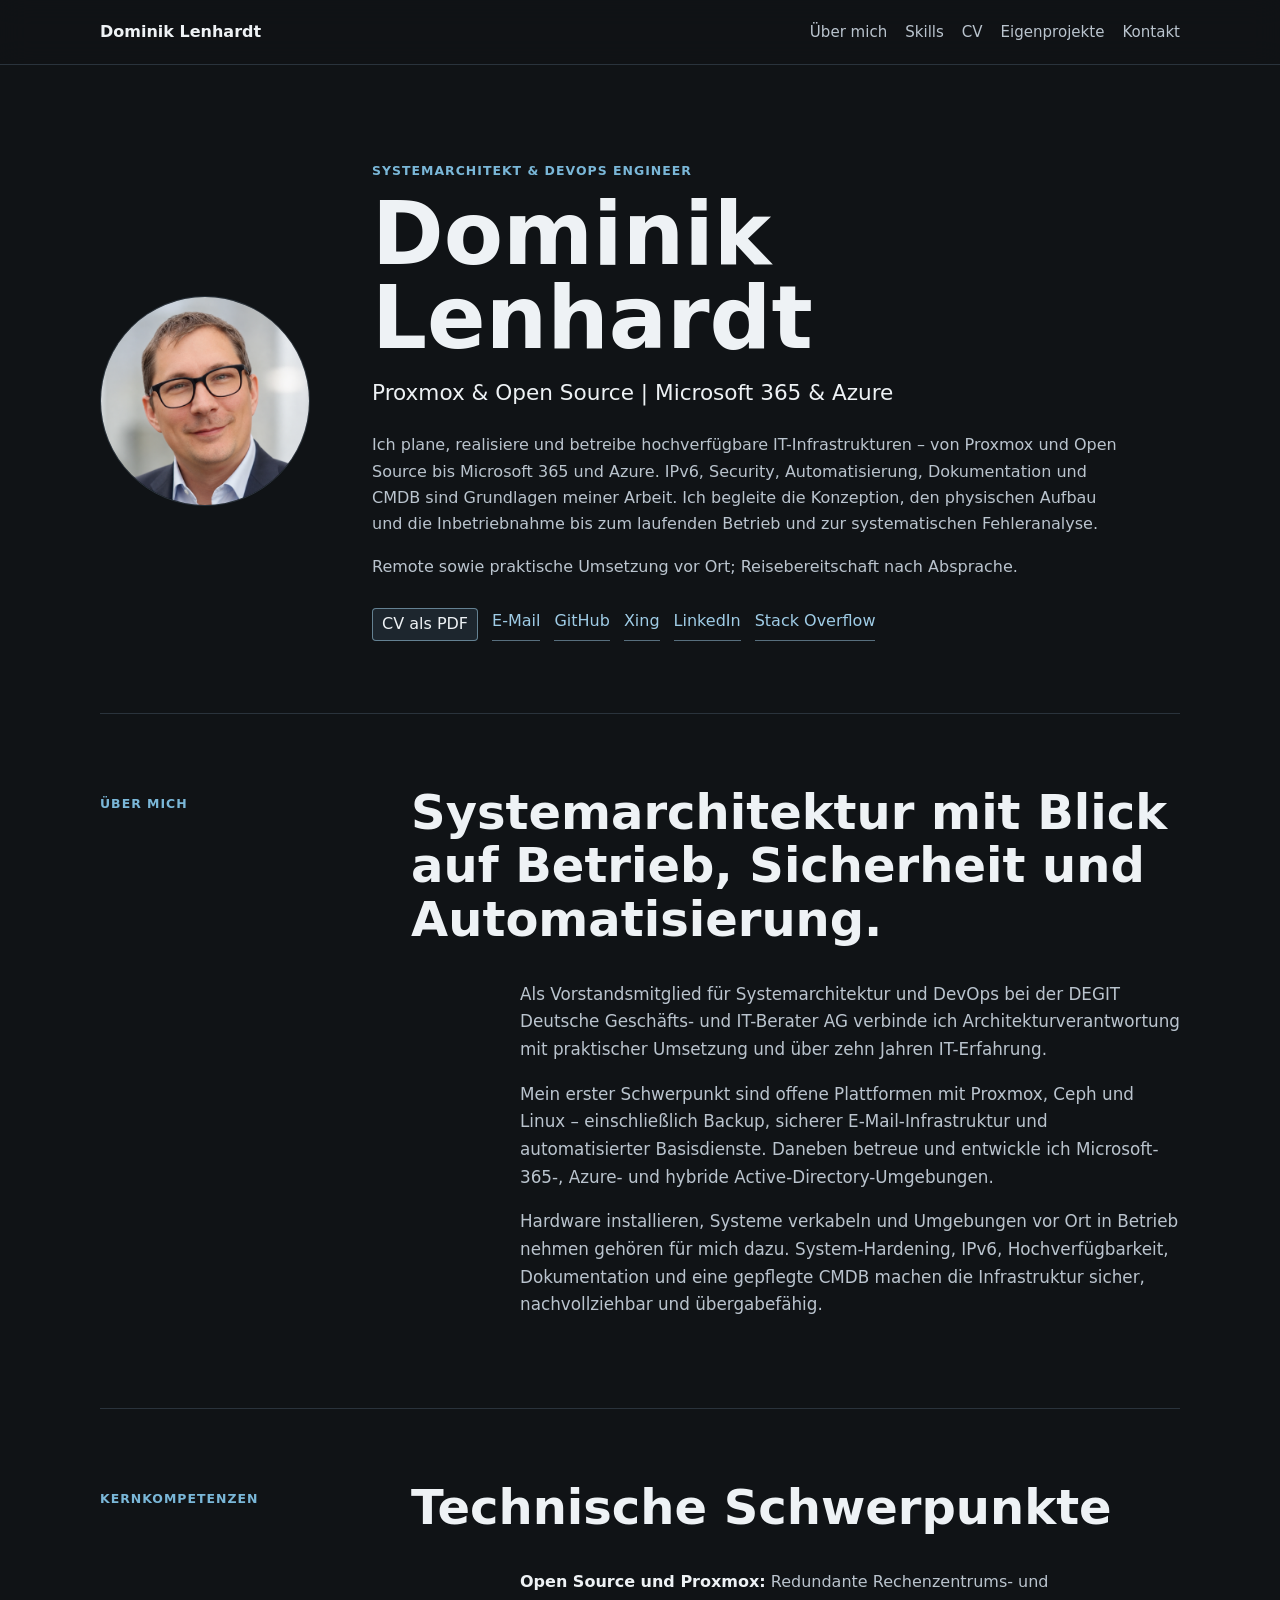
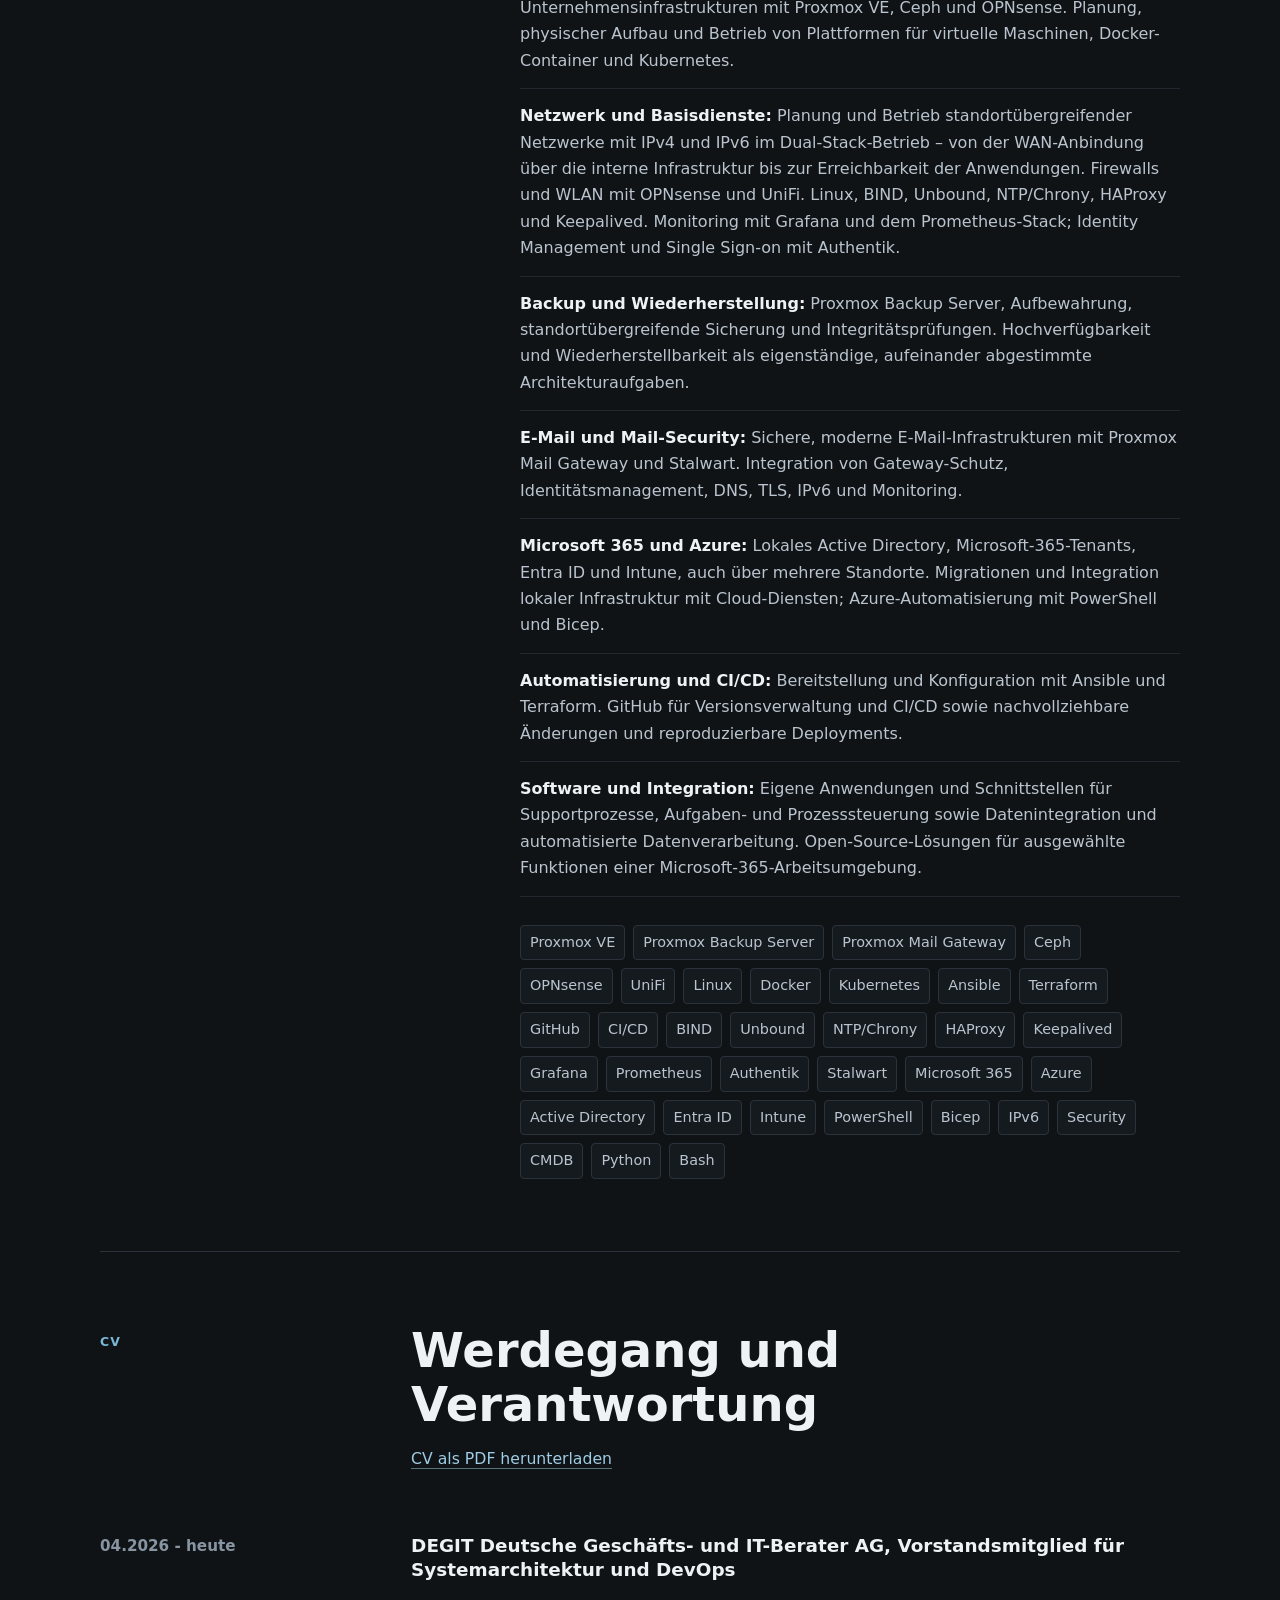
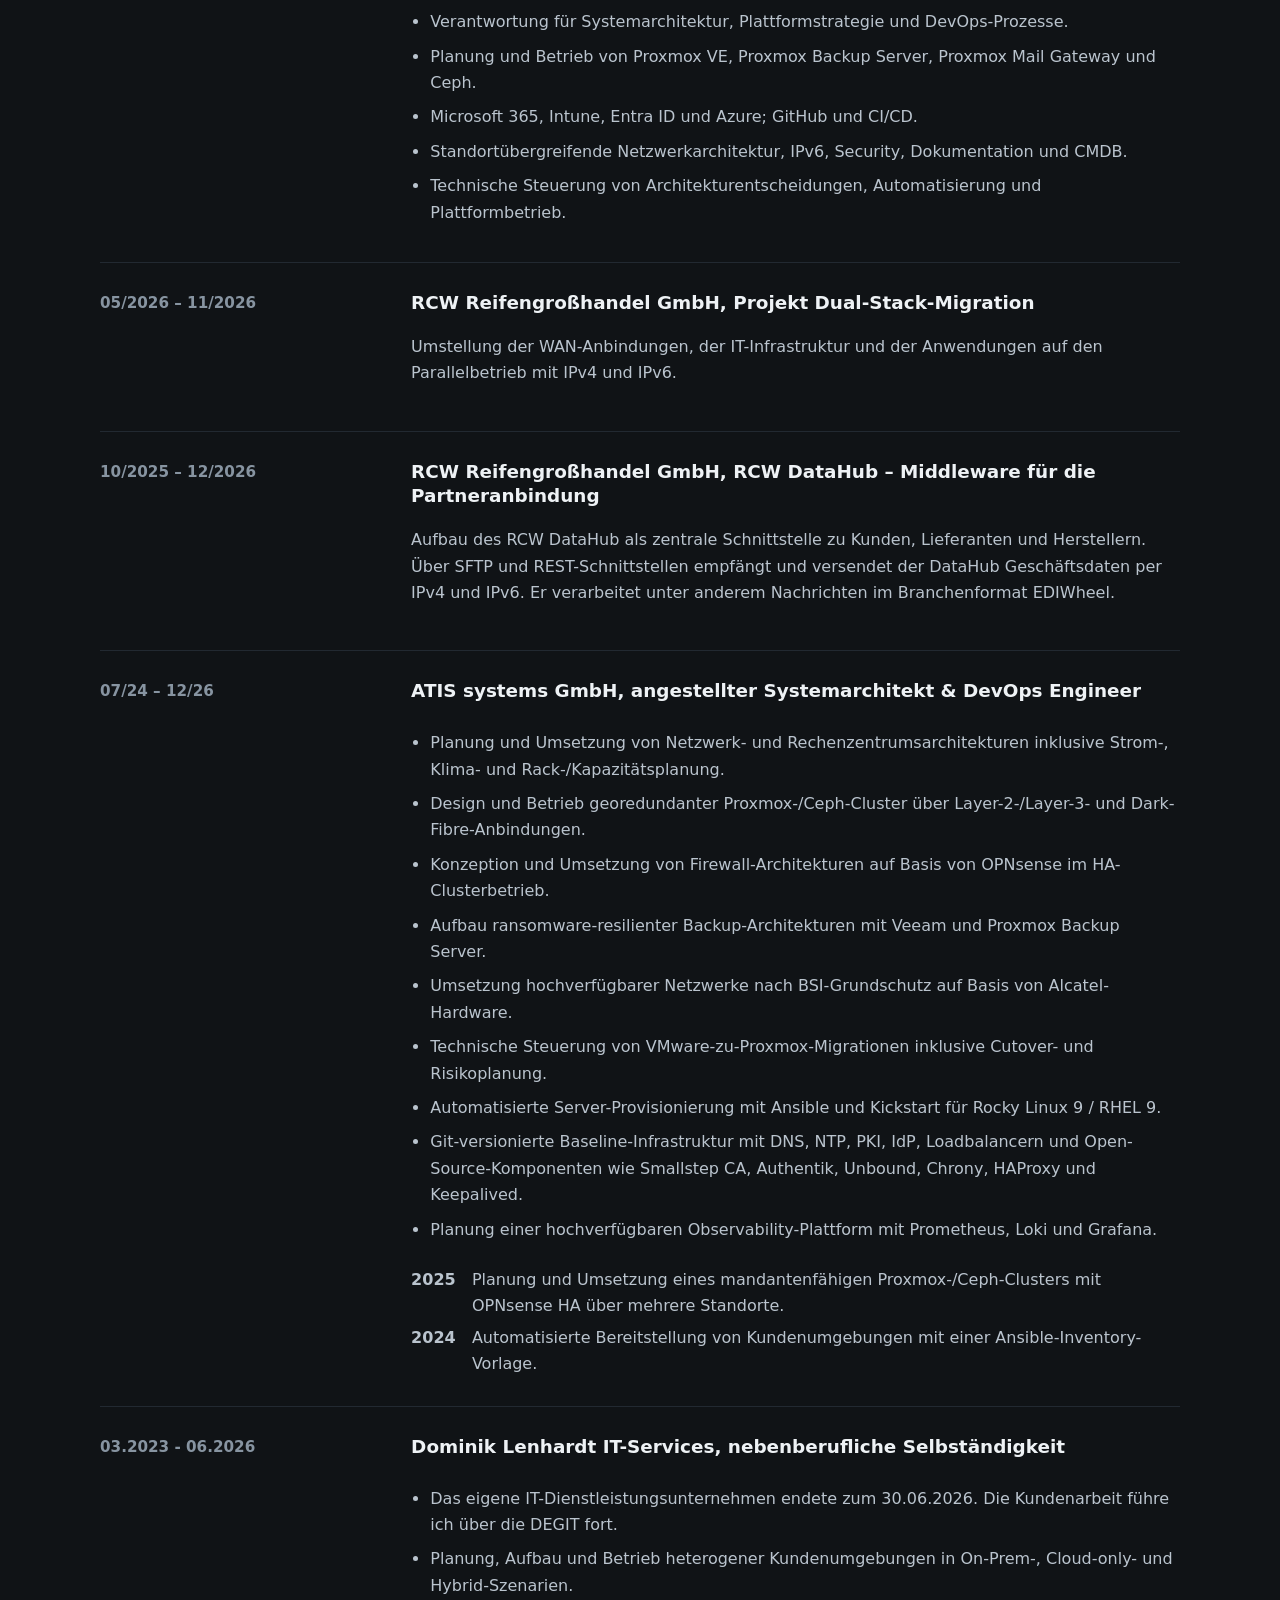
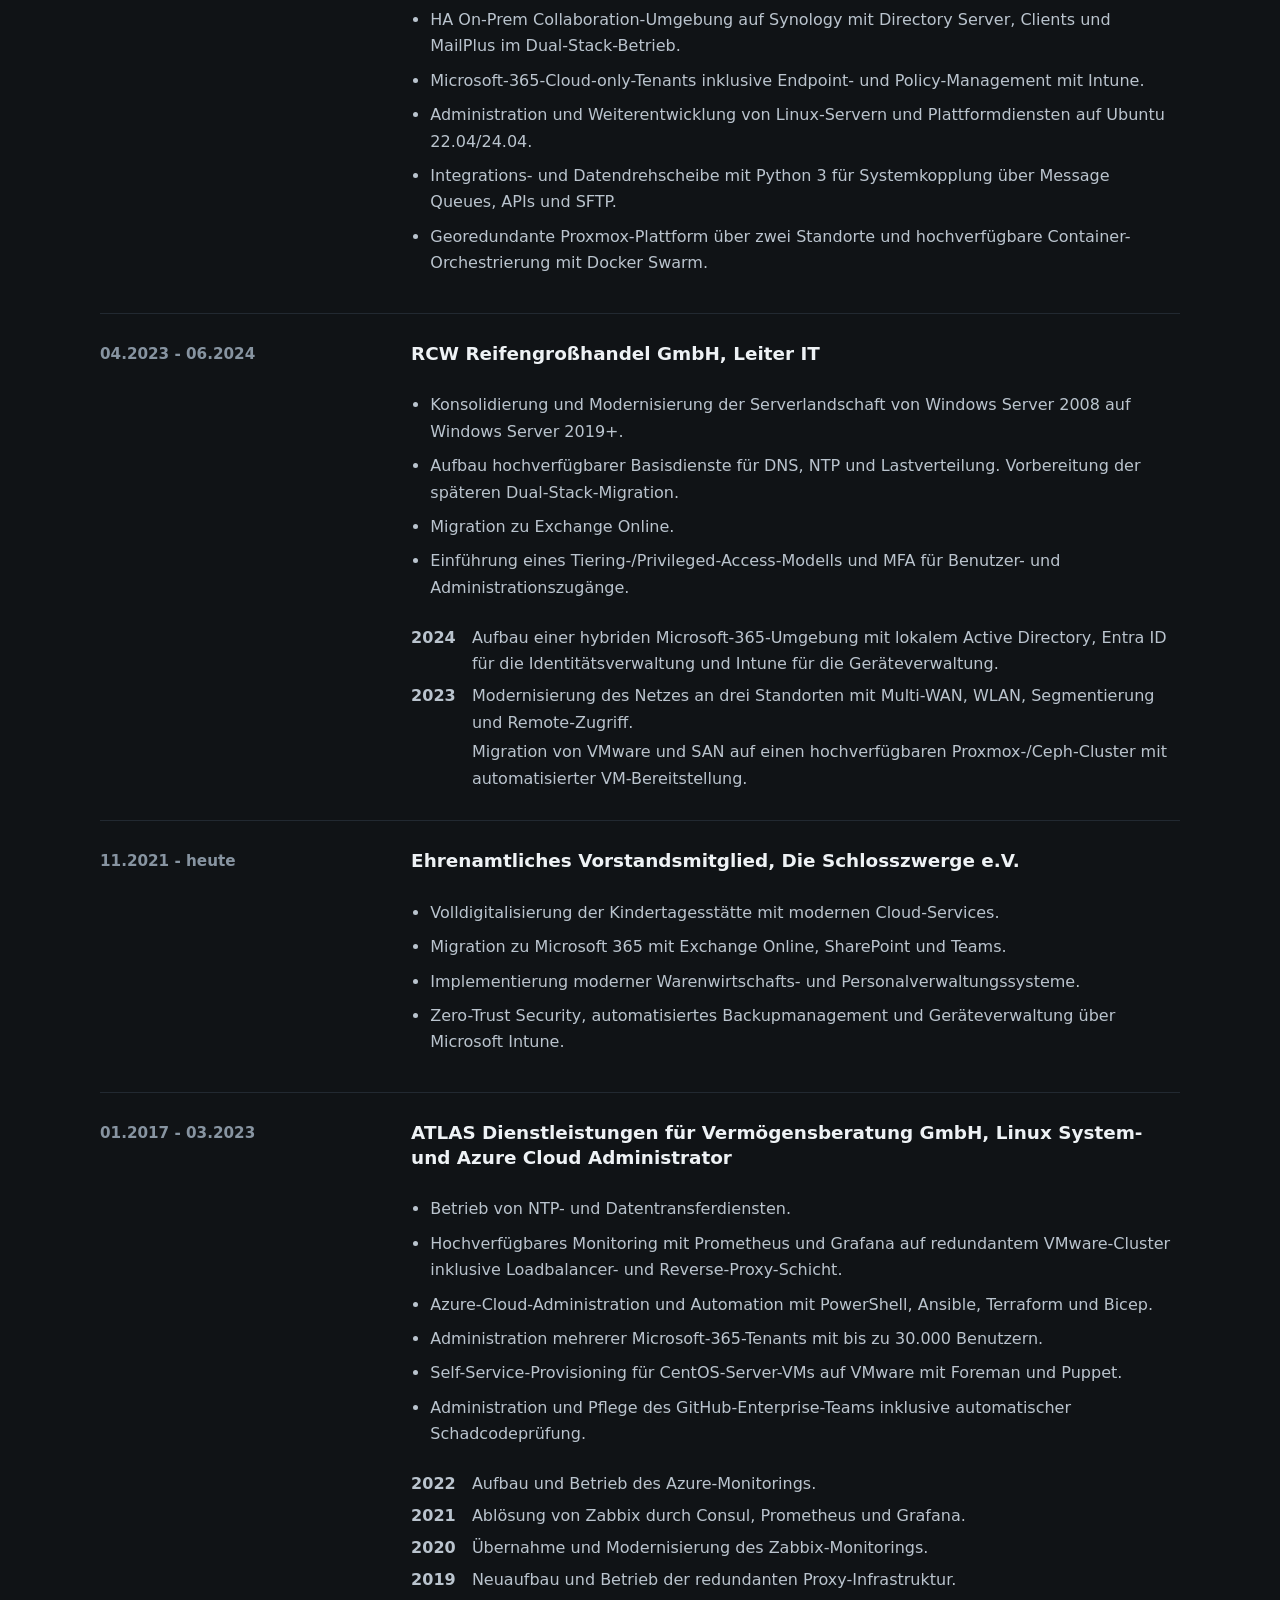
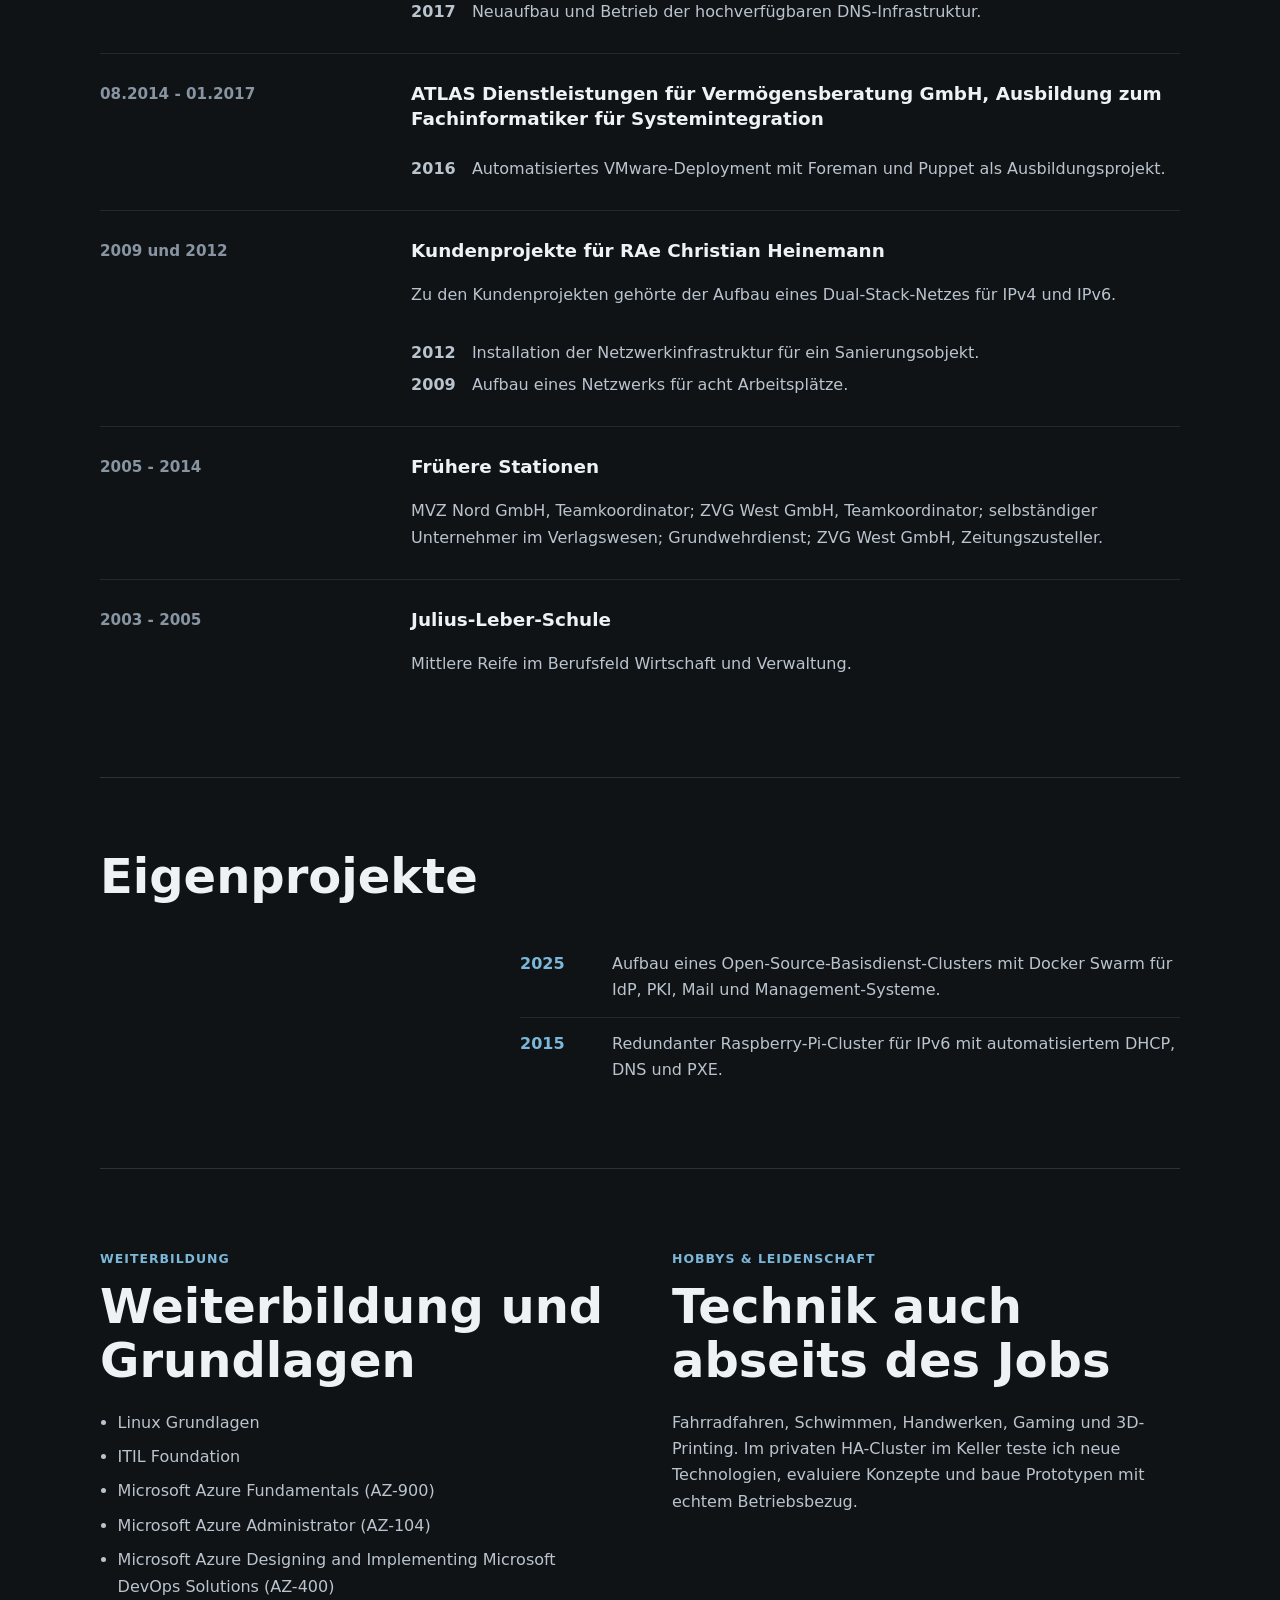
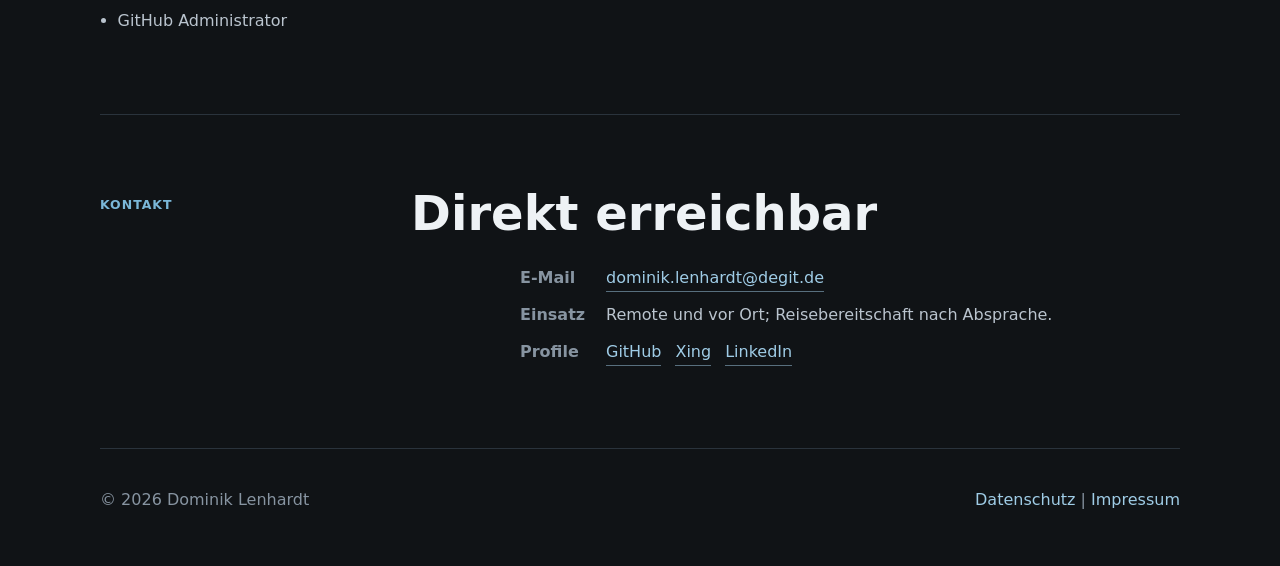
<file: index.html>
<!DOCTYPE html>
<html lang="de">
<head>
  <meta charset="utf-8">
  <meta name="viewport" content="width=device-width, initial-scale=1">
  <title>Dominik Lenhardt | Systemarchitekt &amp; DevOps Engineer</title>
  <meta name="description" content="Dominik Lenhardt – Systemarchitekt &amp; DevOps Engineer. Proxmox, Open Source, Backup und sichere E-Mail-Infrastrukturen sowie Microsoft 365 und Azure. Remote und vor Ort nach Absprache.">
  <link rel="apple-touch-icon" sizes="180x180" href="/assets/favicon/apple-touch-icon.png">
  <link rel="icon" type="image/png" sizes="32x32" href="/assets/favicon/favicon-32x32.png">
  <link rel="icon" type="image/png" sizes="16x16" href="/assets/favicon/favicon-16x16.png">
  <link rel="manifest" href="/assets/favicon/site.webmanifest">
  <link rel="stylesheet" href="/assets/css/site.css">
</head>
<body>
  <header class="site-header">
    <nav class="nav" aria-label="Hauptnavigation">
      <a class="brand" href="/">Dominik Lenhardt</a>
      <div class="nav-links">
        <a href="#about">Über mich</a>
        <a href="#skills">Skills</a>
        <a href="#cv">CV</a>
        <a href="#projekte">Eigenprojekte</a>
        <a href="#kontakt">Kontakt</a>
      </div>
    </nav>
  </header>

  <main>
    <section class="hero" id="top">
      <div class="hero-photo">
        <img src="/assets/img/portfolio-neu.png" alt="Portrait von Dominik Lenhardt">
      </div>
      <div class="hero-text">
        <p class="kicker">Systemarchitekt &amp; DevOps Engineer</p>
        <h1>Dominik Lenhardt</h1>
        <p class="intro">Proxmox &amp; Open Source | Microsoft 365 &amp; Azure</p>
        <p>Ich plane, realisiere und betreibe hochverfügbare IT-Infrastrukturen – von Proxmox und Open Source bis Microsoft 365 und Azure. IPv6, Security, Automatisierung, Dokumentation und CMDB sind Grundlagen meiner Arbeit. Ich begleite die Konzeption, den physischen Aufbau und die Inbetriebnahme bis zum laufenden Betrieb und zur systematischen Fehleranalyse.</p>
        <p>Remote sowie praktische Umsetzung vor Ort; Reisebereitschaft nach Absprache.</p>
        <div class="profile-links" aria-label="Profile">
          <a class="download-link" href="/assets/Dominik-Lenhardt-CV.pdf" download>CV als PDF</a>
          <a href="mailto:dominik.lenhardt@degit.de">E-Mail</a>
          <a href="https://www.github.com/OnkelDom" target="_blank" rel="noreferrer">GitHub</a>
          <a href="https://www.xing.com/profile/Dominik_Lenhardt/cv/" target="_blank" rel="noreferrer">Xing</a>
          <a href="https://www.linkedin.com/in/dominik-lenhardt-086645226" target="_blank" rel="noreferrer">LinkedIn</a>
          <a href="https://stackoverflow.com/users/17848024/dominik-lenhardt" target="_blank" rel="noreferrer">Stack Overflow</a>
        </div>
      </div>
    </section>

    <section class="section" id="about">
      <div class="section-title">
        <p class="kicker">Über mich</p>
        <h2>Systemarchitektur mit Blick auf Betrieb, Sicherheit und Automatisierung.</h2>
      </div>
      <div class="prose">
        <p>Als Vorstandsmitglied für Systemarchitektur und DevOps bei der DEGIT Deutsche Geschäfts- und IT-Berater AG verbinde ich Architekturverantwortung mit praktischer Umsetzung und über zehn Jahren IT-Erfahrung.</p>
        <p>Mein erster Schwerpunkt sind offene Plattformen mit Proxmox, Ceph und Linux – einschließlich Backup, sicherer E-Mail-Infrastruktur und automatisierter Basisdienste. Daneben betreue und entwickle ich Microsoft-365-, Azure- und hybride Active-Directory-Umgebungen.</p>
        <p>Hardware installieren, Systeme verkabeln und Umgebungen vor Ort in Betrieb nehmen gehören für mich dazu. System-Hardening, IPv6, Hochverfügbarkeit, Dokumentation und eine gepflegte CMDB machen die Infrastruktur sicher, nachvollziehbar und übergabefähig.</p>
      </div>
    </section>

    <section class="section" id="skills">
      <div class="section-title">
        <p class="kicker">Kernkompetenzen</p>
        <h2>Technische Schwerpunkte</h2>
      </div>
      <div class="skill-list">
        <p><strong>Open Source und Proxmox:</strong> Redundante Rechenzentrums- und Unternehmensinfrastrukturen mit Proxmox VE, Ceph und OPNsense. Planung, physischer Aufbau und Betrieb von Plattformen für virtuelle Maschinen, Docker-Container und Kubernetes.</p>
        <p><strong>Netzwerk und Basisdienste:</strong> Planung und Betrieb standortübergreifender Netzwerke mit IPv4 und IPv6 im Dual-Stack-Betrieb – von der WAN-Anbindung über die interne Infrastruktur bis zur Erreichbarkeit der Anwendungen. Firewalls und WLAN mit OPNsense und UniFi. Linux, BIND, Unbound, NTP/Chrony, HAProxy und Keepalived. Monitoring mit Grafana und dem Prometheus-Stack; Identity Management und Single Sign-on mit Authentik.</p>
        <p><strong>Backup und Wiederherstellung:</strong> Proxmox Backup Server, Aufbewahrung, standortübergreifende Sicherung und Integritätsprüfungen. Hochverfügbarkeit und Wiederherstellbarkeit als eigenständige, aufeinander abgestimmte Architekturaufgaben.</p>
        <p><strong>E-Mail und Mail-Security:</strong> Sichere, moderne E-Mail-Infrastrukturen mit Proxmox Mail Gateway und Stalwart. Integration von Gateway-Schutz, Identitätsmanagement, DNS, TLS, IPv6 und Monitoring.</p>
        <p><strong>Microsoft 365 und Azure:</strong> Lokales Active Directory, Microsoft-365-Tenants, Entra ID und Intune, auch über mehrere Standorte. Migrationen und Integration lokaler Infrastruktur mit Cloud-Diensten; Azure-Automatisierung mit PowerShell und Bicep.</p>
        <p><strong>Automatisierung und CI/CD:</strong> Bereitstellung und Konfiguration mit Ansible und Terraform. GitHub für Versionsverwaltung und CI/CD sowie nachvollziehbare Änderungen und reproduzierbare Deployments.</p>
        <p><strong>Software und Integration:</strong> Eigene Anwendungen und Schnittstellen für Supportprozesse, Aufgaben- und Prozesssteuerung sowie Datenintegration und automatisierte Datenverarbeitung. Open-Source-Lösungen für ausgewählte Funktionen einer Microsoft-365-Arbeitsumgebung.</p>
      </div>
      <div class="tags" aria-label="Technologien">
        <span>Proxmox VE</span><span>Proxmox Backup Server</span><span>Proxmox Mail Gateway</span><span>Ceph</span><span>OPNsense</span><span>UniFi</span><span>Linux</span><span>Docker</span><span>Kubernetes</span><span>Ansible</span><span>Terraform</span><span>GitHub</span><span>CI/CD</span><span>BIND</span><span>Unbound</span><span>NTP/Chrony</span><span>HAProxy</span><span>Keepalived</span><span>Grafana</span><span>Prometheus</span><span>Authentik</span><span>Stalwart</span><span>Microsoft 365</span><span>Azure</span><span>Active Directory</span><span>Entra ID</span><span>Intune</span><span>PowerShell</span><span>Bicep</span><span>IPv6</span><span>Security</span><span>CMDB</span><span>Python</span><span>Bash</span>
      </div>
    </section>

    <section class="section" id="cv">
      <div class="section-title">
        <p class="kicker">CV</p>
        <div>
          <h2>Werdegang und Verantwortung</h2>
          <p class="section-action"><a href="/assets/Dominik-Lenhardt-CV.pdf" download>CV als PDF herunterladen</a></p>
        </div>
      </div>
      <div class="timeline">
        <article>
          <p class="date">04.2026 - heute</p>
          <h3>DEGIT Deutsche Geschäfts- und IT-Berater AG, Vorstandsmitglied für Systemarchitektur und DevOps</h3>
          <ul>
            <li>Verantwortung für Systemarchitektur, Plattformstrategie und DevOps-Prozesse.</li>
            <li>Planung und Betrieb von Proxmox VE, Proxmox Backup Server, Proxmox Mail Gateway und Ceph.</li>
            <li>Microsoft 365, Intune, Entra ID und Azure; GitHub und CI/CD.</li>
            <li>Standortübergreifende Netzwerkarchitektur, IPv6, Security, Dokumentation und CMDB.</li>
            <li>Technische Steuerung von Architekturentscheidungen, Automatisierung und Plattformbetrieb.</li>
          </ul>
        </article>

        <article>
          <p class="date">05/2026 – 11/2026</p>
          <h3>RCW Reifengroßhandel GmbH, Projekt Dual-Stack-Migration</h3>
          <p>Umstellung der WAN-Anbindungen, der IT-Infrastruktur und der Anwendungen auf den Parallelbetrieb mit IPv4 und IPv6.</p>
        </article>

        <article>
          <p class="date">10/2025 – 12/2026</p>
          <h3>RCW Reifengroßhandel GmbH, RCW DataHub – Middleware für die Partneranbindung</h3>
          <p>Aufbau des RCW DataHub als zentrale Schnittstelle zu Kunden, Lieferanten und Herstellern. Über SFTP und REST-Schnittstellen empfängt und versendet der DataHub Geschäftsdaten per IPv4 und IPv6. Er verarbeitet unter anderem Nachrichten im Branchenformat EDIWheel.</p>
        </article>

        <article>
          <p class="date">07/24 – 12/26</p>
          <h3>ATIS systems GmbH, angestellter Systemarchitekt &amp; DevOps Engineer</h3>
          <ul>
            <li>Planung und Umsetzung von Netzwerk- und Rechenzentrumsarchitekturen inklusive Strom-, Klima- und Rack-/Kapazitätsplanung.</li>
            <li>Design und Betrieb georedundanter Proxmox-/Ceph-Cluster über Layer-2-/Layer-3- und Dark-Fibre-Anbindungen.</li>
            <li>Konzeption und Umsetzung von Firewall-Architekturen auf Basis von OPNsense im HA-Clusterbetrieb.</li>
            <li>Aufbau ransomware-resilienter Backup-Architekturen mit Veeam und Proxmox Backup Server.</li>
            <li>Umsetzung hochverfügbarer Netzwerke nach BSI-Grundschutz auf Basis von Alcatel-Hardware.</li>
            <li>Technische Steuerung von VMware-zu-Proxmox-Migrationen inklusive Cutover- und Risikoplanung.</li>
            <li>Automatisierte Server-Provisionierung mit Ansible und Kickstart für Rocky Linux 9 / RHEL 9.</li>
            <li>Git-versionierte Baseline-Infrastruktur mit DNS, NTP, PKI, IdP, Loadbalancern und Open-Source-Komponenten wie Smallstep CA, Authentik, Unbound, Chrony, HAProxy und Keepalived.</li>
            <li>Planung einer hochverfügbaren Observability-Plattform mit Prometheus, Loki und Grafana.</li>
          </ul>
          <dl class="project-years">
            <div>
              <dt>2025</dt>
              <dd>Planung und Umsetzung eines mandantenfähigen Proxmox-/Ceph-Clusters mit OPNsense HA über mehrere Standorte.</dd>
            </div>
            <div>
              <dt>2024</dt>
              <dd>Automatisierte Bereitstellung von Kundenumgebungen mit einer Ansible-Inventory-Vorlage.</dd>
            </div>
          </dl>
        </article>

        <article>
          <p class="date">03.2023 - 06.2026</p>
          <h3>Dominik Lenhardt IT-Services, nebenberufliche Selbständigkeit</h3>
          <ul>
            <li>Das eigene IT-Dienstleistungsunternehmen endete zum 30.06.2026. Die Kundenarbeit führe ich über die DEGIT fort.</li>
            <li>Planung, Aufbau und Betrieb heterogener Kundenumgebungen in On-Prem-, Cloud-only- und Hybrid-Szenarien.</li>
            <li>HA On-Prem Collaboration-Umgebung auf Synology mit Directory Server, Clients und MailPlus im Dual-Stack-Betrieb.</li>
            <li>Microsoft-365-Cloud-only-Tenants inklusive Endpoint- und Policy-Management mit Intune.</li>
            <li>Administration und Weiterentwicklung von Linux-Servern und Plattformdiensten auf Ubuntu 22.04/24.04.</li>
            <li>Integrations- und Datendrehscheibe mit Python 3 für Systemkopplung über Message Queues, APIs und SFTP.</li>
            <li>Georedundante Proxmox-Plattform über zwei Standorte und hochverfügbare Container-Orchestrierung mit Docker Swarm.</li>
          </ul>
        </article>

        <article>
          <p class="date">04.2023 - 06.2024</p>
          <h3>RCW Reifengroßhandel GmbH, Leiter IT</h3>
          <ul>
            <li>Konsolidierung und Modernisierung der Serverlandschaft von Windows Server 2008 auf Windows Server 2019+.</li>
            <li>Aufbau hochverfügbarer Basisdienste für DNS, NTP und Lastverteilung. Vorbereitung der späteren Dual-Stack-Migration.</li>
            <li>Migration zu Exchange Online.</li>
            <li>Einführung eines Tiering-/Privileged-Access-Modells und MFA für Benutzer- und Administrationszugänge.</li>
          </ul>
          <dl class="project-years">
            <div>
              <dt>2024</dt>
              <dd>Aufbau einer hybriden Microsoft-365-Umgebung mit lokalem Active Directory, Entra ID für die Identitätsverwaltung und Intune für die Geräteverwaltung.</dd>
            </div>
            <div>
              <dt>2023</dt>
              <dd>Modernisierung des Netzes an drei Standorten mit Multi-WAN, WLAN, Segmentierung und Remote-Zugriff.</dd>
              <dd>Migration von VMware und SAN auf einen hochverfügbaren Proxmox-/Ceph-Cluster mit automatisierter VM-Bereitstellung.</dd>
            </div>
          </dl>
        </article>

        <article>
          <p class="date">11.2021 - heute</p>
          <h3>Ehrenamtliches Vorstandsmitglied, Die Schlosszwerge e.V.</h3>
          <ul>
            <li>Volldigitalisierung der Kindertagesstätte mit modernen Cloud-Services.</li>
            <li>Migration zu Microsoft 365 mit Exchange Online, SharePoint und Teams.</li>
            <li>Implementierung moderner Warenwirtschafts- und Personalverwaltungssysteme.</li>
            <li>Zero-Trust Security, automatisiertes Backupmanagement und Geräteverwaltung über Microsoft Intune.</li>
          </ul>
        </article>

        <article>
          <p class="date">01.2017 - 03.2023</p>
          <h3>ATLAS Dienstleistungen für Vermögensberatung GmbH, Linux System- und Azure Cloud Administrator</h3>
          <ul>
            <li>Betrieb von NTP- und Datentransferdiensten.</li>
            <li>Hochverfügbares Monitoring mit Prometheus und Grafana auf redundantem VMware-Cluster inklusive Loadbalancer- und Reverse-Proxy-Schicht.</li>
            <li>Azure-Cloud-Administration und Automation mit PowerShell, Ansible, Terraform und Bicep.</li>
            <li>Administration mehrerer Microsoft-365-Tenants mit bis zu 30.000 Benutzern.</li>
            <li>Self-Service-Provisioning für CentOS-Server-VMs auf VMware mit Foreman und Puppet.</li>
            <li>Administration und Pflege des GitHub-Enterprise-Teams inklusive automatischer Schadcodeprüfung.</li>
          </ul>
          <dl class="project-years">
            <div>
              <dt>2022</dt>
              <dd>Aufbau und Betrieb des Azure-Monitorings.</dd>
            </div>
            <div>
              <dt>2021</dt>
              <dd>Ablösung von Zabbix durch Consul, Prometheus und Grafana.</dd>
            </div>
            <div>
              <dt>2020</dt>
              <dd>Übernahme und Modernisierung des Zabbix-Monitorings.</dd>
            </div>
            <div>
              <dt>2019</dt>
              <dd>Neuaufbau und Betrieb der redundanten Proxy-Infrastruktur.</dd>
            </div>
            <div>
              <dt>2017</dt>
              <dd>Neuaufbau und Betrieb der hochverfügbaren DNS-Infrastruktur.</dd>
            </div>
          </dl>
        </article>

        <article>
          <p class="date">08.2014 - 01.2017</p>
          <h3>ATLAS Dienstleistungen für Vermögensberatung GmbH, Ausbildung zum Fachinformatiker für Systemintegration</h3>
          <dl class="project-years">
            <div>
              <dt>2016</dt>
              <dd>Automatisiertes VMware-Deployment mit Foreman und Puppet als Ausbildungsprojekt.</dd>
            </div>
          </dl>
        </article>

        <article>
          <p class="date">2009 und 2012</p>
          <h3>Kundenprojekte für RAe Christian Heinemann</h3>
          <p>Zu den Kundenprojekten gehörte der Aufbau eines Dual-Stack-Netzes für IPv4 und IPv6.</p>
          <dl class="project-years">
            <div>
              <dt>2012</dt>
              <dd>Installation der Netzwerkinfrastruktur für ein Sanierungsobjekt.</dd>
            </div>
            <div>
              <dt>2009</dt>
              <dd>Aufbau eines Netzwerks für acht Arbeitsplätze.</dd>
            </div>
          </dl>
        </article>

        <article class="compact">
          <p class="date">2005 - 2014</p>
          <h3>Frühere Stationen</h3>
          <p>MVZ Nord GmbH, Teamkoordinator; ZVG West GmbH, Teamkoordinator; selbständiger Unternehmer im Verlagswesen; Grundwehrdienst; ZVG West GmbH, Zeitungszusteller.</p>
        </article>

        <article class="compact">
          <p class="date">2003 - 2005</p>
          <h3>Julius-Leber-Schule</h3>
          <p>Mittlere Reife im Berufsfeld Wirtschaft und Verwaltung.</p>
        </article>
      </div>
    </section>

    <section class="section" id="projekte">
      <div class="section-title">
        <h2>Eigenprojekte</h2>
      </div>
      <ol class="project-list">
        <li><span>2025</span> <div>Aufbau eines Open-Source-Basisdienst-Clusters mit Docker Swarm für IdP, PKI, Mail und Management-Systeme.</div></li>
        <li><span>2015</span> <div>Redundanter Raspberry-Pi-Cluster für IPv6 mit automatisiertem DHCP, DNS und PXE.</div></li>
      </ol>
    </section>

    <section class="section two-column">
      <div id="weiterbildung">
        <div class="section-title">
          <p class="kicker">Weiterbildung</p>
          <h2>Weiterbildung und Grundlagen</h2>
        </div>
        <ul class="plain-list">
          <li>Linux Grundlagen</li>
          <li>ITIL Foundation</li>
          <li>Microsoft Azure Fundamentals (AZ-900)</li>
          <li>Microsoft Azure Administrator (AZ-104)</li>
          <li>Microsoft Azure Designing and Implementing Microsoft DevOps Solutions (AZ-400)</li>
          <li>GitHub Administrator</li>
        </ul>
      </div>
      <div id="hobbys">
        <div class="section-title">
          <p class="kicker">Hobbys & Leidenschaft</p>
          <h2>Technik auch abseits des Jobs</h2>
        </div>
        <p>
          Fahrradfahren, Schwimmen, Handwerken, Gaming und 3D-Printing. Im
          privaten HA-Cluster im Keller teste ich neue Technologien,
          evaluiere Konzepte und baue Prototypen mit echtem Betriebsbezug.
        </p>
      </div>
    </section>

    <section class="section contact" id="kontakt">
      <div class="section-title">
        <p class="kicker">Kontakt</p>
        <h2>Direkt erreichbar</h2>
      </div>
      <div class="contact-lines">
        <p><span>E-Mail</span><a href="mailto:dominik.lenhardt@degit.de">dominik.lenhardt@degit.de</a></p>
        <p><span>Einsatz</span>Remote und vor Ort; Reisebereitschaft nach Absprache.</p>
        <p><span>Profile</span><a href="https://www.github.com/OnkelDom" target="_blank" rel="noreferrer">GitHub</a> <a href="https://www.xing.com/profile/Dominik_Lenhardt/cv/" target="_blank" rel="noreferrer">Xing</a> <a href="https://www.linkedin.com/in/dominik-lenhardt-086645226" target="_blank" rel="noreferrer">LinkedIn</a></p>
      </div>
    </section>
  </main>

  <footer class="footer">
    <p>&copy; 2026 Dominik Lenhardt</p>
    <p><a href="/datenschutz.html">Datenschutz</a> <span aria-hidden="true">|</span> <a href="/impressum.html">Impressum</a></p>
  </footer>
</body>
</html>
</file>
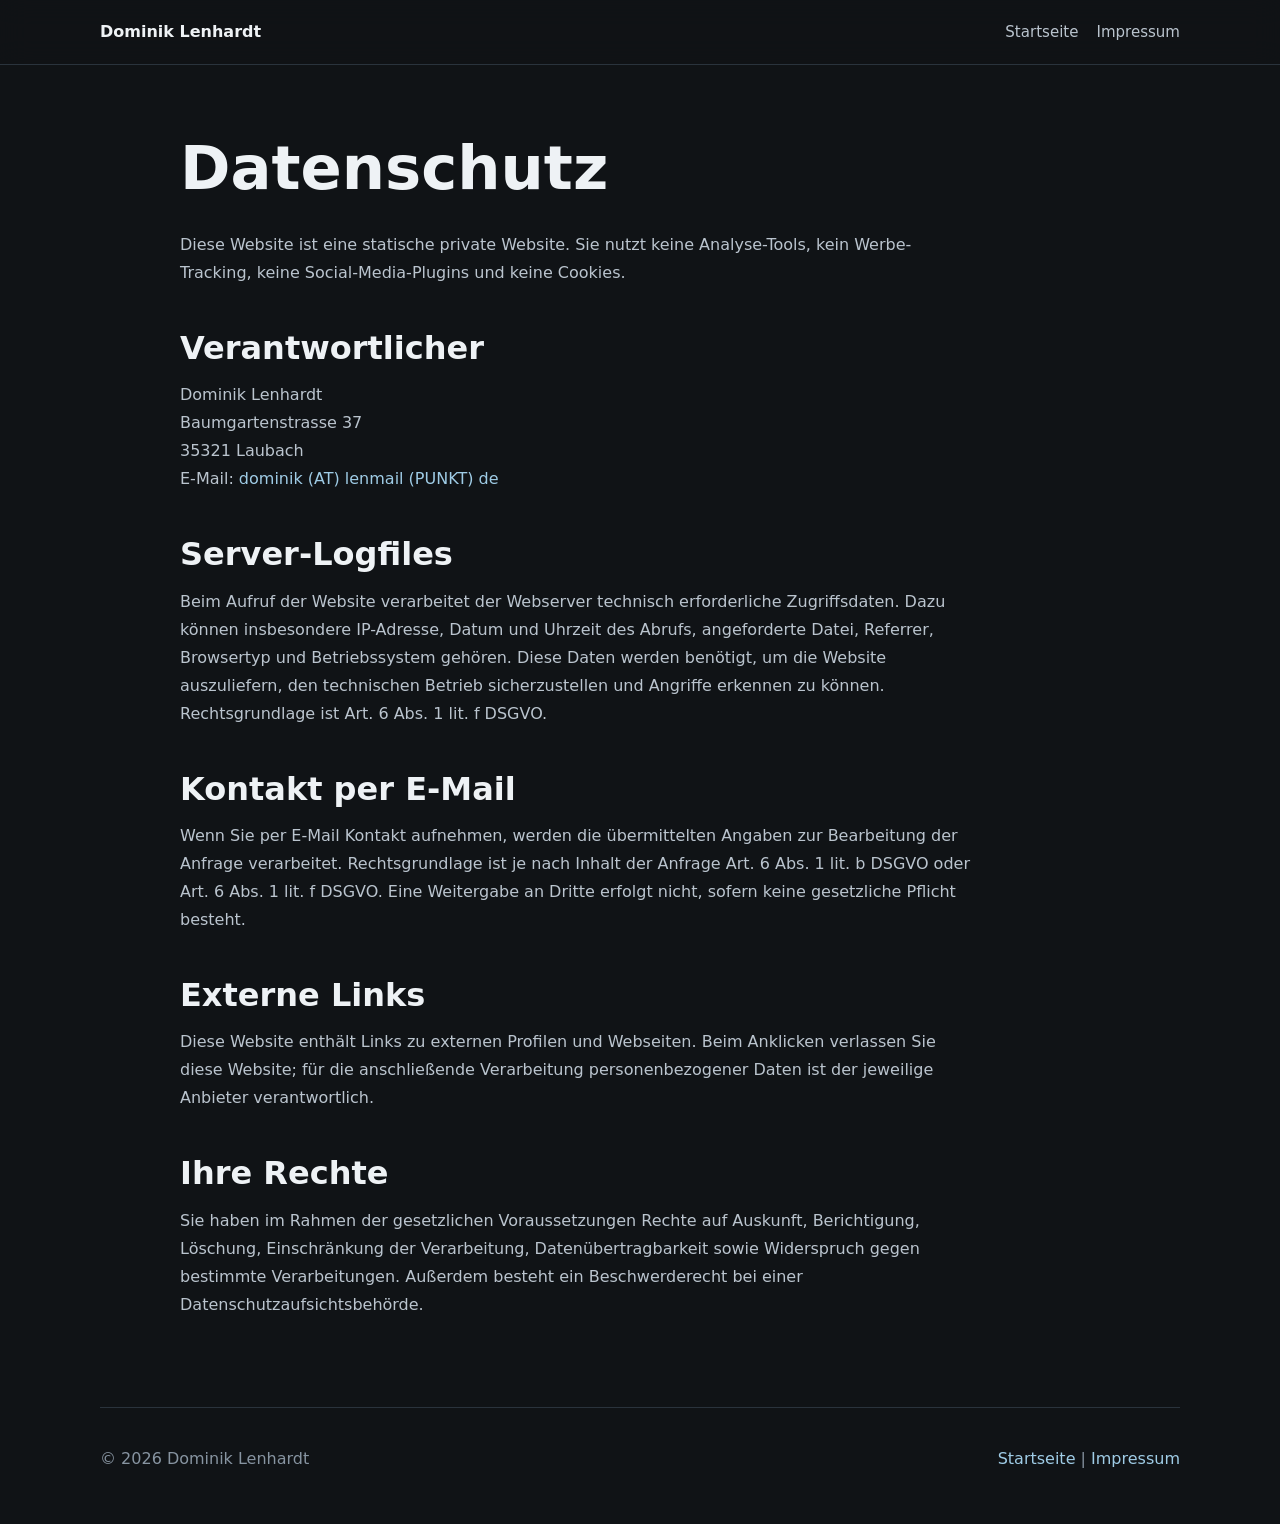
<file: datenschutz.html>
<!DOCTYPE html>
<html lang="de">
<head>
  <meta charset="utf-8">
  <meta name="viewport" content="width=device-width, initial-scale=1">
  <title>Datenschutz | Dominik Lenhardt</title>
  <link rel="stylesheet" href="/assets/css/site.css">
</head>
<body>
  <header class="site-header">
    <nav class="nav" aria-label="Hauptnavigation">
      <a class="brand" href="/">Dominik Lenhardt</a>
      <div class="nav-links">
        <a href="/">Startseite</a>
        <a href="/impressum.html">Impressum</a>
      </div>
    </nav>
  </header>
  <main class="legal-page">
    <section id="datenschutz">
      <div class="user-details">
        <h1>Datenschutz</h1>
      </div>
      <div class="user-details">
        <div class="tech">
          <p>Diese Website ist eine statische private Website. Sie nutzt keine Analyse-Tools, kein Werbe-Tracking, keine Social-Media-Plugins und keine Cookies.</p>

          <h2>Verantwortlicher</h2>
          <p>Dominik Lenhardt<br>
            Baumgartenstrasse 37<br>
            35321 Laubach<br>
            E-Mail: <a href="mailto:dominik@lenmail.de?subject=Datenschutz%20dominiklenhardt.de">dominik (AT) lenmail (PUNKT) de</a></p>

          <h2>Server-Logfiles</h2>
          <p>Beim Aufruf der Website verarbeitet der Webserver technisch erforderliche Zugriffsdaten. Dazu können insbesondere IP-Adresse, Datum und Uhrzeit des Abrufs, angeforderte Datei, Referrer, Browsertyp und Betriebssystem gehören. Diese Daten werden benötigt, um die Website auszuliefern, den technischen Betrieb sicherzustellen und Angriffe erkennen zu können. Rechtsgrundlage ist Art. 6 Abs. 1 lit. f DSGVO.</p>

          <h2>Kontakt per E-Mail</h2>
          <p>Wenn Sie per E-Mail Kontakt aufnehmen, werden die übermittelten Angaben zur Bearbeitung der Anfrage verarbeitet. Rechtsgrundlage ist je nach Inhalt der Anfrage Art. 6 Abs. 1 lit. b DSGVO oder Art. 6 Abs. 1 lit. f DSGVO. Eine Weitergabe an Dritte erfolgt nicht, sofern keine gesetzliche Pflicht besteht.</p>

          <h2>Externe Links</h2>
          <p>Diese Website enthält Links zu externen Profilen und Webseiten. Beim Anklicken verlassen Sie diese Website; für die anschließende Verarbeitung personenbezogener Daten ist der jeweilige Anbieter verantwortlich.</p>

          <h2>Ihre Rechte</h2>
          <p>Sie haben im Rahmen der gesetzlichen Voraussetzungen Rechte auf Auskunft, Berichtigung, Löschung, Einschränkung der Verarbeitung, Datenübertragbarkeit sowie Widerspruch gegen bestimmte Verarbeitungen. Außerdem besteht ein Beschwerderecht bei einer Datenschutzaufsichtsbehörde.</p>
        </div>
      </div>
    </section>
  </main>
  <footer class="footer">
    <p>&copy; 2026 Dominik Lenhardt</p>
    <p><a href="/">Startseite</a> <span aria-hidden="true">|</span> <a href="/impressum.html">Impressum</a></p>
  </footer>
</body>
</html>
</file>
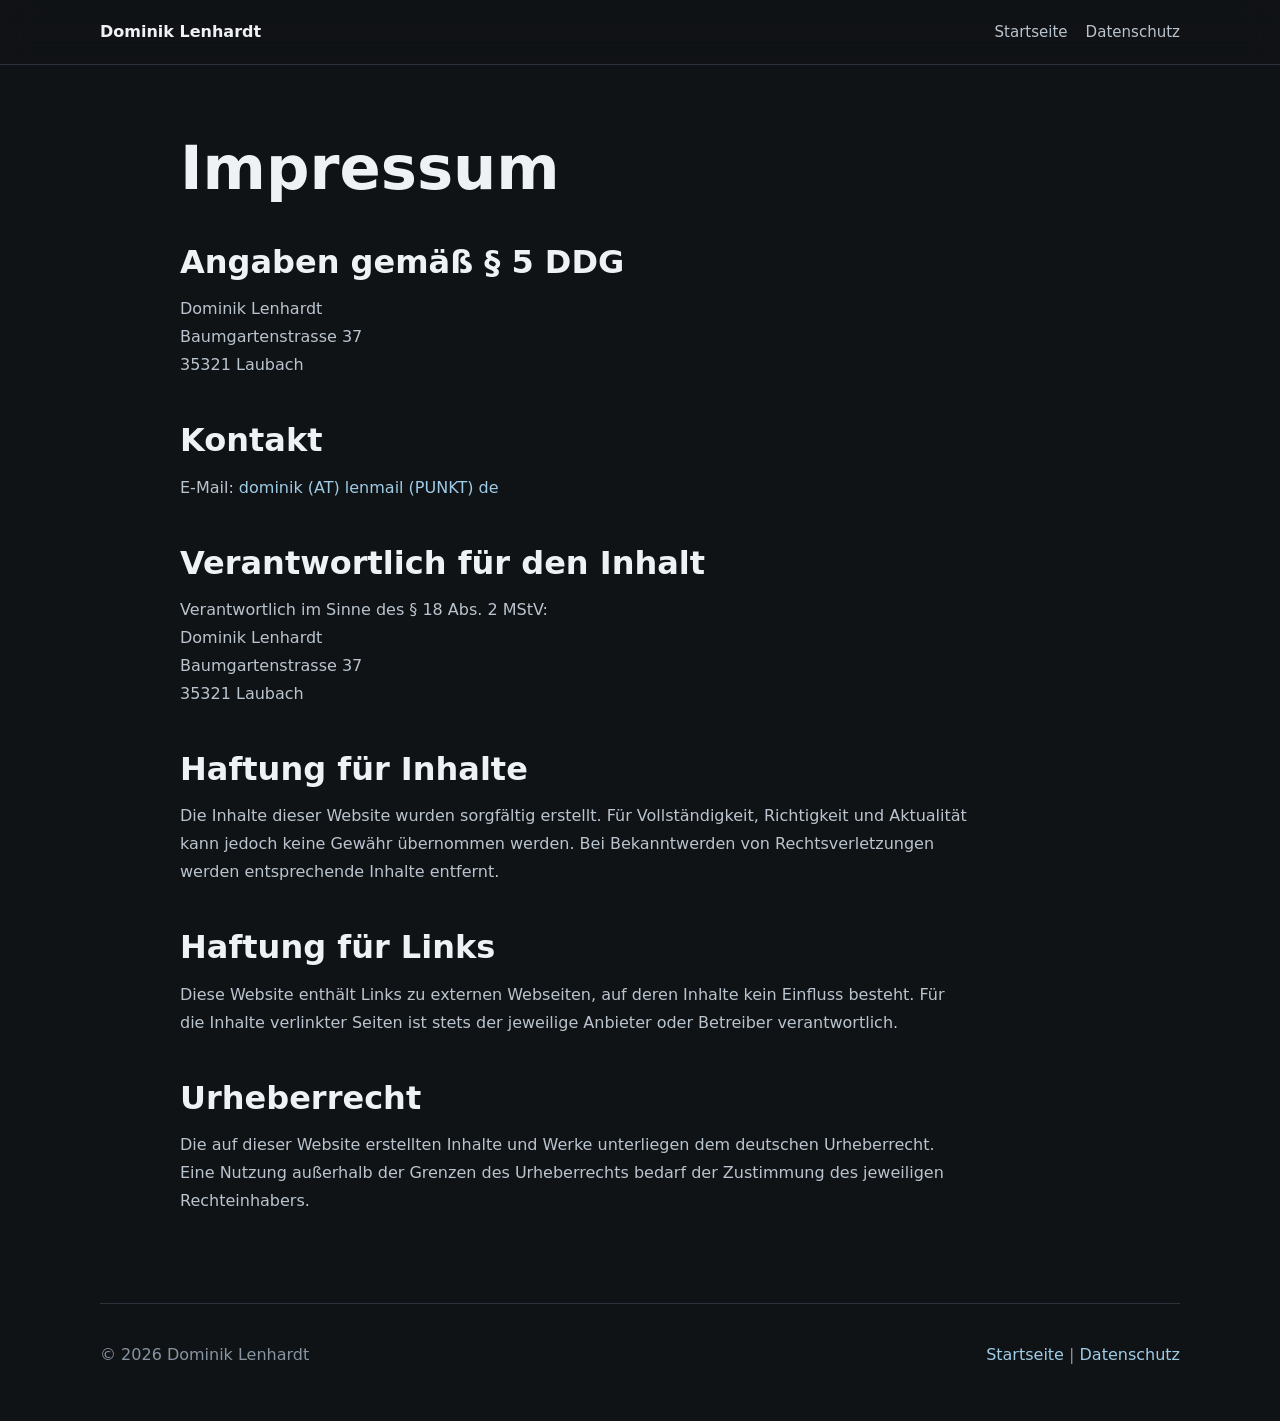
<file: impressum.html>
<!DOCTYPE html>
<html lang="de">
<head>
  <meta charset="utf-8">
  <meta name="viewport" content="width=device-width, initial-scale=1">
  <title>Impressum | Dominik Lenhardt</title>
  <link rel="stylesheet" href="/assets/css/site.css">
</head>
<body>
  <header class="site-header">
    <nav class="nav" aria-label="Hauptnavigation">
      <a class="brand" href="/">Dominik Lenhardt</a>
      <div class="nav-links">
        <a href="/">Startseite</a>
        <a href="/datenschutz.html">Datenschutz</a>
      </div>
    </nav>
  </header>
  <main class="legal-page">
    <section id="impressum">
      <div class="user-details">
        <h1>Impressum</h1>
      </div>
      <div class="user-details">
        <div class="tech">
          <h2>Angaben gemäß § 5 DDG</h2>
          <p>Dominik Lenhardt<br>
            Baumgartenstrasse 37<br>
            35321 Laubach</p>

          <h2>Kontakt</h2>
          <p>E-Mail: <a href="mailto:dominik@lenmail.de?subject=Impressum%20dominiklenhardt.de">dominik (AT) lenmail (PUNKT) de</a></p>

          <h2>Verantwortlich für den Inhalt</h2>
          <p>Verantwortlich im Sinne des § 18 Abs. 2 MStV:<br>
            Dominik Lenhardt<br>
            Baumgartenstrasse 37<br>
            35321 Laubach</p>

          <h2>Haftung für Inhalte</h2>
          <p>Die Inhalte dieser Website wurden sorgfältig erstellt. Für Vollständigkeit, Richtigkeit und Aktualität kann jedoch keine Gewähr übernommen werden. Bei Bekanntwerden von Rechtsverletzungen werden entsprechende Inhalte entfernt.</p>

          <h2>Haftung für Links</h2>
          <p>Diese Website enthält Links zu externen Webseiten, auf deren Inhalte kein Einfluss besteht. Für die Inhalte verlinkter Seiten ist stets der jeweilige Anbieter oder Betreiber verantwortlich.</p>

          <h2>Urheberrecht</h2>
          <p>Die auf dieser Website erstellten Inhalte und Werke unterliegen dem deutschen Urheberrecht. Eine Nutzung außerhalb der Grenzen des Urheberrechts bedarf der Zustimmung des jeweiligen Rechteinhabers.</p>
        </div>
      </div>
    </section>
  </main>
  <footer class="footer">
    <p>&copy; 2026 Dominik Lenhardt</p>
    <p><a href="/">Startseite</a> <span aria-hidden="true">|</span> <a href="/datenschutz.html">Datenschutz</a></p>
  </footer>
</body>
</html>
</file>
<file: assets/css/site.css>
:root {
  color-scheme: dark;
  --bg: #101316;
  --panel: #151a1f;
  --panel-soft: #1a2027;
  --line: #2a333c;
  --text: #eef2f5;
  --muted: #bac4ce;
  --soft: #8794a1;
  --accent: #7ab7d8;
  --accent-strong: #9fcce6;
  --max: 1080px;
}

* {
  box-sizing: border-box;
}

html {
  scroll-behavior: smooth;
}

body {
  margin: 0;
  background: var(--bg);
  color: var(--text);
  font-family: Inter, ui-sans-serif, system-ui, -apple-system, BlinkMacSystemFont, "Segoe UI", sans-serif;
  line-height: 1.65;
}

a {
  color: var(--accent-strong);
  text-decoration: none;
}

a:hover {
  color: #ffffff;
  text-decoration: underline;
}

.site-header {
  position: sticky;
  top: 0;
  z-index: 20;
  border-bottom: 1px solid var(--line);
  background: rgba(16, 19, 22, 0.94);
  backdrop-filter: blur(14px);
}

.nav {
  width: min(var(--max), calc(100% - 40px));
  min-height: 64px;
  margin: 0 auto;
  display: flex;
  align-items: center;
  justify-content: space-between;
  gap: 24px;
}

.brand {
  color: var(--text);
  font-weight: 800;
}

.nav-links {
  display: flex;
  align-items: center;
  gap: 18px;
  flex-wrap: wrap;
  font-size: 0.94rem;
}

.nav-links a {
  color: var(--muted);
}

.hero,
.section {
  width: min(var(--max), calc(100% - 40px));
  margin: 0 auto;
}

.hero {
  display: grid;
  grid-template-columns: 220px minmax(0, 1fr);
  gap: 52px;
  align-items: center;
  padding: 96px 0 72px;
}

.hero-photo img {
  display: block;
  width: 210px;
  height: 210px;
  object-fit: cover;
  border-radius: 50%;
  border: 1px solid var(--line);
  background: var(--panel);
}

.kicker {
  margin: 0 0 10px;
  color: var(--accent);
  font-size: 0.78rem;
  font-weight: 800;
  letter-spacing: 0.08em;
  text-transform: uppercase;
}

h1,
h2,
h3,
p {
  margin-top: 0;
}

h1 {
  margin-bottom: 14px;
  font-size: clamp(3rem, 7vw, 5.4rem);
  line-height: 0.98;
  letter-spacing: 0;
}

h2 {
  margin-bottom: 0;
  font-size: clamp(1.8rem, 4vw, 3rem);
  line-height: 1.12;
  letter-spacing: 0;
}

h3 {
  margin-bottom: 8px;
  font-size: 1.15rem;
  line-height: 1.35;
}

.intro {
  max-width: 790px;
  color: var(--text);
  font-size: clamp(1.12rem, 2vw, 1.35rem);
}

.hero-text > p:not(.kicker):not(.intro) {
  max-width: 760px;
  color: var(--muted);
}

.profile-links {
  display: flex;
  flex-wrap: wrap;
  gap: 14px;
  margin-top: 28px;
}

.profile-links a,
.contact-lines a {
  border-bottom: 1px solid rgba(159, 204, 230, 0.5);
}

.profile-links .download-link {
  border: 1px solid rgba(159, 204, 230, 0.55);
  border-radius: 4px;
  padding: 2px 9px;
  color: var(--text);
  background: rgba(122, 183, 216, 0.12);
}

.profile-links .download-link:hover {
  background: rgba(122, 183, 216, 0.2);
  text-decoration: none;
}

.section {
  padding: 72px 0;
  border-top: 1px solid var(--line);
}

.section-title {
  display: grid;
  grid-template-columns: minmax(180px, 0.35fr) minmax(0, 1fr);
  gap: 42px;
  align-items: start;
  margin-bottom: 34px;
}

.section-title .kicker {
  padding-top: 8px;
}

.section-action {
  margin: 14px 0 0;
  color: var(--muted);
  font-size: 0.98rem;
}

.section-action a {
  border-bottom: 1px solid rgba(159, 204, 230, 0.5);
}

.prose,
.skill-list,
.timeline,
.project-list,
.plain-list,
.contact-lines,
.two-column > div > p {
  color: var(--muted);
}

.prose {
  max-width: 840px;
  margin-left: calc(35% + 42px);
  font-size: 1.05rem;
}

.skill-list {
  display: grid;
  gap: 14px;
  max-width: 880px;
  margin-left: calc(35% + 42px);
}

.skill-list p {
  margin-bottom: 0;
  padding-bottom: 14px;
  border-bottom: 1px solid rgba(42, 51, 60, 0.68);
}

.skill-list strong {
  color: var(--text);
}

.tags {
  display: flex;
  flex-wrap: wrap;
  gap: 8px;
  max-width: 880px;
  margin: 28px 0 0 calc(35% + 42px);
}

.tags span {
  border: 1px solid var(--line);
  border-radius: 4px;
  padding: 5px 9px;
  background: var(--panel);
  color: var(--muted);
  font-size: 0.9rem;
}

.timeline {
  display: grid;
  gap: 0;
}

.timeline article {
  display: grid;
  grid-template-columns: minmax(180px, 0.35fr) minmax(0, 1fr);
  gap: 10px 42px;
  padding: 28px 0;
  border-top: 1px solid rgba(42, 51, 60, 0.72);
}


.project-years {
  grid-column: 2;
  margin: 0;
}

.project-years > div {
  display: grid;
  grid-template-columns: 3.2em minmax(0, 1fr);
  gap: 0.2em 0.6em;
  margin-top: 0.35em;
}

.project-years dt {
  font-weight: 700;
}

.project-years dd {
  grid-column: 2;
  margin: 0;
}

.timeline article:first-child {
  border-top: 0;
}

.date {
  margin: 0;
  color: var(--soft);
  font-size: 0.95rem;
  font-weight: 700;
}

.timeline h3,
.timeline ul,
.timeline p:not(.date) {
  grid-column: 2;
}

.timeline h3 {
  color: var(--text);
}

.timeline ul,
.plain-list {
  margin: 8px 0 0;
  padding-left: 1.2rem;
}

.timeline li,
.plain-list li {
  margin-bottom: 8px;
}

.compact p:not(.date) {
  margin-bottom: 0;
}

.project-list {
  margin: 0 0 0 calc(35% + 42px);
  padding: 0;
  list-style: none;
  max-width: 880px;
}

.project-list li {
  display: grid;
  grid-template-columns: 72px minmax(0, 1fr);
  gap: 20px;
  padding: 13px 0;
  border-top: 1px solid rgba(42, 51, 60, 0.72);
}

.project-list li:first-child {
  border-top: 0;
}

.project-list span {
  color: var(--accent);
  font-weight: 800;
}

.two-column {
  display: grid;
  grid-template-columns: 1fr 1fr;
  gap: 64px;
}

.two-column .section-title {
  display: block;
  margin-bottom: 22px;
}

.plain-list {
  padding-left: 1.1rem;
}

.contact .section-title {
  margin-bottom: 24px;
}

.contact-lines {
  max-width: 760px;
  margin-left: calc(35% + 42px);
}

.contact-lines p {
  display: flex;
  flex-wrap: wrap;
  gap: 14px;
  margin-bottom: 10px;
}

.contact-lines span {
  min-width: 72px;
  color: var(--soft);
  font-weight: 800;
}

.legal-page {
  width: min(920px, calc(100% - 40px));
  margin: 0 auto;
  padding: 72px 0;
  color: var(--muted);
}

.legal-page section,
.legal-page .user-details,
.legal-page .tech {
  max-width: 100%;
}

.legal-page h1 {
  margin-bottom: 30px;
  color: var(--text);
  font-size: clamp(2.2rem, 5vw, 3.8rem);
  line-height: 1.05;
}

.legal-page h2 {
  margin: 42px 0 14px;
  color: var(--text);
  font-size: clamp(1.45rem, 3vw, 2rem);
  line-height: 1.2;
}

.legal-page h3,
.legal-page h4 {
  margin: 34px 0 12px;
  color: var(--text);
  font-size: 1.08rem;
  line-height: 1.35;
}

.legal-page p,
.legal-page li {
  max-width: 78ch;
  color: var(--muted);
  font-size: 1rem;
  line-height: 1.75;
}

.legal-page ul {
  max-width: 78ch;
  margin: 0 0 22px;
  padding-left: 1.2rem;
}

.legal-page ul[style] {
  list-style: disc !important;
  padding-left: 1.2rem !important;
}

.legal-page li h4 {
  margin-top: 20px;
}

.footer {
  width: min(var(--max), calc(100% - 40px));
  margin: 0 auto;
  padding: 38px 0 52px;
  border-top: 1px solid var(--line);
  color: var(--soft);
  display: flex;
  justify-content: space-between;
  gap: 24px;
  flex-wrap: wrap;
}

.footer p {
  margin: 0;
}

@media (max-width: 860px) {
  .nav {
    align-items: flex-start;
    flex-direction: column;
    justify-content: center;
    padding: 14px 0;
  }

  .hero {
    grid-template-columns: 1fr;
    gap: 28px;
    padding: 60px 0;
  }

  .hero-photo img {
    width: 150px;
    height: 150px;
  }

  .section-title,
  .timeline article,
  .two-column {
    grid-template-columns: 1fr;
    gap: 16px;
  }

  .project-years,
  .timeline h3,
  .timeline ul,
  .timeline p:not(.date) {
    grid-column: auto;
  }

  .prose,
  .skill-list,
  .tags,
  .project-list,
  .contact-lines {
    margin-left: 0;
  }
}

@media (max-width: 560px) {
  .nav,
  .hero,
  .section,
  .footer {
    width: min(100% - 28px, var(--max));
  }

  .nav-links {
    gap: 10px 14px;
  }

  h1 {
    font-size: 2.65rem;
  }

  .section {
    padding: 54px 0;
  }

  .project-list li {
    grid-template-columns: 1fr;
    gap: 2px;
  }
}
</file>
